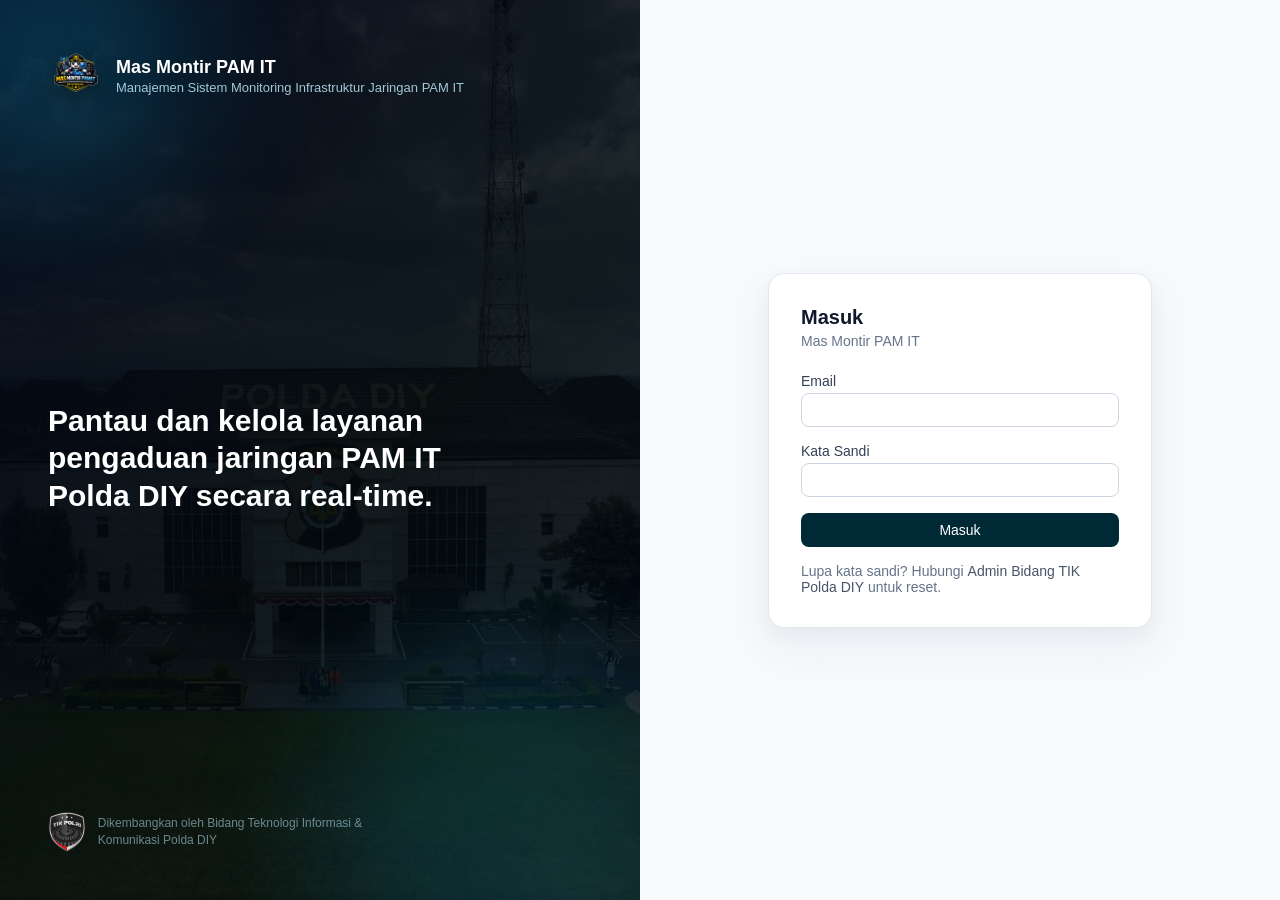
<file: index.html>
<!doctype html>
<html lang="id">
<head>
<meta charset="utf-8">
<meta http-equiv="refresh" content="0; url=login.html">
<title>Mas Montir PAM IT</title>
</head>
<body>
<p>Mengalihkan ke <a href="login.html">halaman login</a>…</p>
</body>
</html>
</file>
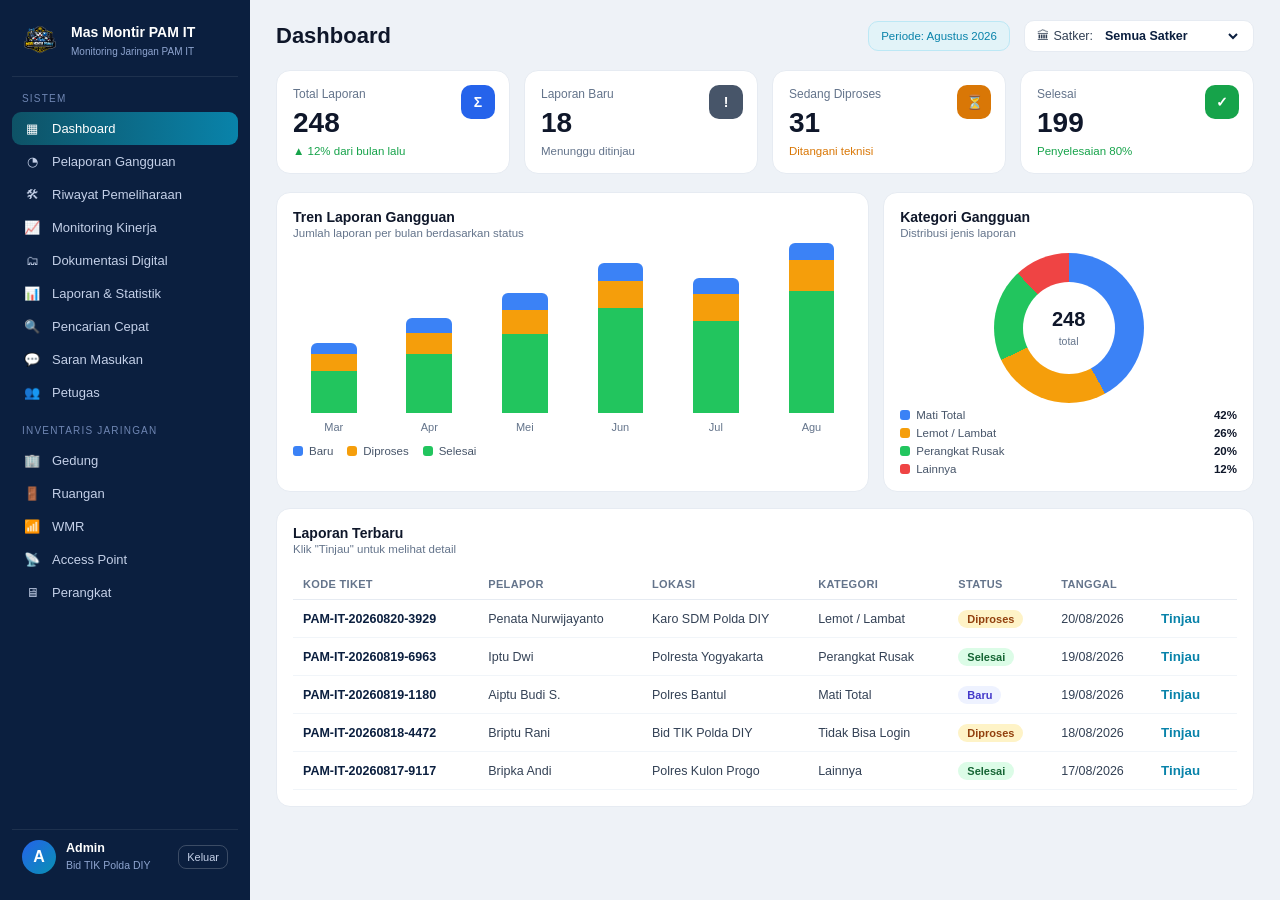
<file: dashboard.html>
<!doctype html>
<html lang="id">
<head>
<meta charset="utf-8">
<meta name="viewport" content="width=device-width, initial-scale=1">
<title>Dashboard - Mas Montir PAM IT</title>
<link rel="stylesheet" href="styles.css">
</head>
<body>

<!-- ================= APP ================= -->
<div id="app">
  <!-- SIDEBAR -->
  <aside class="side">
    <div class="top">
      <img src="assets/logo-masmontir.webp" alt="Mas Montir PAM IT" style="height:40px;width:auto;flex:0 0 auto">
      <div><b>Mas Montir PAM IT</b><small>Monitoring Jaringan PAM IT</small></div>
    </div>
    <div class="grp">Sistem</div>
    <nav class="nav" id="nav">
      <a data-view="dashboard" class="active"><span class="ic">▦</span> Dashboard</a>
      <a data-view="gangguan"><span class="ic">◔</span> Pelaporan Gangguan</a>
      <a data-view="pemeliharaan"><span class="ic">🛠</span> Riwayat Pemeliharaan</a>
      <a data-view="kinerja"><span class="ic">📈</span> Monitoring Kinerja</a>
      <a data-view="dokumen"><span class="ic">🗂</span> Dokumentasi Digital</a>
      <a data-view="laporan"><span class="ic">📊</span> Laporan &amp; Statistik</a>
      <a data-view="pencarian"><span class="ic">🔍</span> Pencarian Cepat</a>
      <a data-view="saran"><span class="ic">💬</span> Saran Masukan</a>
      <a data-view="petugas"><span class="ic">👥</span> Petugas</a>
      <div class="grp">Inventaris Jaringan</div>
      <a data-view="gedung"><span class="ic">🏢</span> Gedung</a>
      <a data-view="ruangan"><span class="ic">🚪</span> Ruangan</a>
      <a data-view="wmr"><span class="ic">📶</span> WMR</a>
      <a data-view="ap"><span class="ic">📡</span> Access Point</a>
      <a data-view="perangkat"><span class="ic">🖥</span> Perangkat</a>
    </nav>
    <div class="me"><div class="av">A</div><div><b>Admin</b><small>Bid TIK Polda DIY</small></div>
      <button class="logout" onclick="doLogout()">Keluar</button></div>
  </aside>

  <!-- MAIN -->
  <main class="main">
    <div class="topbar">
      <h1 id="pageTitle">Dashboard</h1>
      <div class="spacer"></div>
      <div class="chip" id="periodChip">Periode: Agustus 2026</div>
      <div class="sat">🏛 Satker:
        <select class="mini"><option>Semua Satker</option><option>Mapolda DIY</option><option>Polresta Yogyakarta</option><option>Polres Bantul</option><option>Polres Kulon Progo</option><option>Polres Gunungkidul</option></select>
      </div>
    </div>

    <!-- ===== DASHBOARD ===== -->
    <section data-view="dashboard">
      <div class="cards">
        <div class="stat"><i class="i-blue">Σ</i><div class="lab">Total Laporan</div><div class="val">248</div><div class="tr" style="color:#16a34a">▲ 12% dari bulan lalu</div></div>
        <div class="stat"><i class="i-slate">!</i><div class="lab">Laporan Baru</div><div class="val">18</div><div class="tr" style="color:#64748b">Menunggu ditinjau</div></div>
        <div class="stat"><i class="i-amber">⏳</i><div class="lab">Sedang Diproses</div><div class="val">31</div><div class="tr" style="color:#d97706">Ditangani teknisi</div></div>
        <div class="stat"><i class="i-green">✓</i><div class="lab">Selesai</div><div class="val">199</div><div class="tr" style="color:#16a34a">Penyelesaian 80%</div></div>
      </div>
      <div class="row2">
        <div class="panel">
          <h3>Tren Laporan Gangguan</h3><div class="cap">Jumlah laporan per bulan berdasarkan status</div>
          <div class="chart">
            <div class="col"><div class="stack" style="height:70px"><div class="s-green" style="height:60%"></div><div class="s-amber" style="height:25%"></div><div class="s-blue" style="height:15%"></div></div><small>Mar</small></div>
            <div class="col"><div class="stack" style="height:95px"><div class="s-green" style="height:62%"></div><div class="s-amber" style="height:22%"></div><div class="s-blue" style="height:16%"></div></div><small>Apr</small></div>
            <div class="col"><div class="stack" style="height:120px"><div class="s-green" style="height:66%"></div><div class="s-amber" style="height:20%"></div><div class="s-blue" style="height:14%"></div></div><small>Mei</small></div>
            <div class="col"><div class="stack" style="height:150px"><div class="s-green" style="height:70%"></div><div class="s-amber" style="height:18%"></div><div class="s-blue" style="height:12%"></div></div><small>Jun</small></div>
            <div class="col"><div class="stack" style="height:135px"><div class="s-green" style="height:68%"></div><div class="s-amber" style="height:20%"></div><div class="s-blue" style="height:12%"></div></div><small>Jul</small></div>
            <div class="col"><div class="stack" style="height:170px"><div class="s-green" style="height:72%"></div><div class="s-amber" style="height:18%"></div><div class="s-blue" style="height:10%"></div></div><small>Agu</small></div>
          </div>
          <div class="legend"><span><i class="sw" style="background:#3b82f6"></i>Baru</span><span><i class="sw" style="background:#f59e0b"></i>Diproses</span><span><i class="sw" style="background:#22c55e"></i>Selesai</span></div>
        </div>
        <div class="panel">
          <h3>Kategori Gangguan</h3><div class="cap">Distribusi jenis laporan</div>
          <div class="donut"><div class="hole"><div><b>248</b><br><small>total</small></div></div></div>
          <div class="dl">
            <span><i class="sw" style="background:#3b82f6"></i>Mati Total <b>42%</b></span>
            <span><i class="sw" style="background:#f59e0b"></i>Lemot / Lambat <b>26%</b></span>
            <span><i class="sw" style="background:#22c55e"></i>Perangkat Rusak <b>20%</b></span>
            <span><i class="sw" style="background:#ef4444"></i>Lainnya <b>12%</b></span>
          </div>
        </div>
      </div>
      <div class="panel">
        <h3>Laporan Terbaru</h3><div class="cap">Klik "Tinjau" untuk melihat detail</div>
        <table>
          <thead><tr><th>Kode Tiket</th><th>Pelapor</th><th>Lokasi</th><th>Kategori</th><th>Status</th><th>Tanggal</th><th></th></tr></thead>
          <tbody id="recentBody"></tbody>
        </table>
      </div>
    </section>

    <!-- ===== PELAPORAN GANGGUAN ===== -->
    <section data-view="gangguan" class="hidden">
      <div class="toolbar">
        <input placeholder="Cari kode tiket / no HP...">
        <select><option>Semua Status</option><option>Baru</option><option>Diproses</option><option>Selesai</option><option>Eskalasi</option></select>
        <select><option>Semua Kategori</option><option>Mati Total</option><option>Lemot / Lambat</option><option>Perangkat Rusak</option></select>
        <input type="date">
      </div>
      <div class="panel">
        <table>
          <thead><tr><th>Kode Tiket</th><th>Pelapor</th><th>No HP</th><th>Lokasi</th><th>Kategori</th><th>Status</th><th>Tanggal</th><th style="text-align:right">Aksi</th></tr></thead>
          <tbody id="gangguanBody"></tbody>
        </table>
      </div>
    </section>

    <!-- ===== GANGGUAN DETAIL ===== -->
    <section data-view="gangguan-detail" class="hidden">
      <button class="back" onclick="showView('gangguan')">← Kembali ke Pelaporan Gangguan</button>
      <div class="panel" style="margin-bottom:14px">
        <h3 id="dtKode">PAM-IT-20260820-3929</h3><div class="cap">Detail laporan gangguan</div>
        <dl class="kv">
          <dt>Pelapor</dt><dd id="dtPelapor">Penata Nurwijayanto</dd>
          <dt>No. WhatsApp</dt><dd>0815-7973-052</dd>
          <dt>Lokasi / Satker</dt><dd id="dtLokasi">Karo SDM Polda DIY</dd>
          <dt>SSID</dt><dd>PAM_IT_POLDA_DI_YOGYAKARTA</dd>
          <dt>Kategori</dt><dd id="dtKategori">Lemot / Lambat</dd>
          <dt>Deskripsi</dt><dd>Koneksi internet sangat lambat sejak pagi di ruang kerja.</dd>
        </dl>
      </div>
      <div class="panel">
        <h3>Tindak Lanjut</h3><div class="cap">Perbarui status &amp; catatan penanganan</div>
        <div class="form-grid">
          <div><label>Status</label><select><option>Baru</option><option selected>Diproses</option><option>Selesai</option><option>Eskalasi</option></select></div>
          <div><label>Petugas Penangan</label><input value="Teknisi Andi"></div>
          <div class="full"><label>Diagnosa</label><textarea rows="2">Access point overload, perlu restart &amp; penataan kanal.</textarea></div>
          <div class="full"><label>Tindakan</label><textarea rows="2">Restart AP dan konfigurasi ulang kanal WiFi.</textarea></div>
          <div><label>Tautkan ke Aset (opsional)</label><select><option>Tidak ditautkan</option><option>Access Point</option><option>Perangkat</option></select></div>
          <div><label>Pilih aset</label><select><option>Pilih aset...</option><option>AP-Lantai2-Karo SDM</option></select></div>
        </div>
        <div style="margin-top:16px"><button class="btn-add" onclick="saveTindak()">Simpan</button></div>
      </div>
    </section>

    <!-- ===== RIWAYAT PEMELIHARAAN ===== -->
    <section data-view="pemeliharaan" class="hidden">
      <div class="toolbar"><input placeholder="Cari aset..."><select><option>Semua Jenis</option><option>Preventif</option><option>Korektif</option></select><div class="spacer" style="flex:1"></div><button class="btn-add" onclick="openModal('Tambah Riwayat Pemeliharaan')">+ Tambah</button></div>
      <div class="panel">
        <table>
          <thead><tr><th>Tanggal</th><th>Aset</th><th>Jenis</th><th>Uraian</th><th>Petugas</th><th style="text-align:right">Aksi</th></tr></thead>
          <tbody>
            <tr><td>18/08/2026</td><td>AP-Lantai2-SPKT</td><td>Preventif</td><td>Pembersihan &amp; cek sinyal</td><td>Teknisi Budi</td><td style="text-align:right"><button class="link">Edit</button><button class="link red">Hapus</button></td></tr>
            <tr><td>12/08/2026</td><td>Switch-Core-Mapolda</td><td>Korektif</td><td>Ganti port bermasalah</td><td>Teknisi Andi</td><td style="text-align:right"><button class="link">Edit</button><button class="link red">Hapus</button></td></tr>
            <tr><td>05/08/2026</td><td>Router-Polres Bantul</td><td>Preventif</td><td>Update firmware</td><td>Teknisi Rani</td><td style="text-align:right"><button class="link">Edit</button><button class="link red">Hapus</button></td></tr>
          </tbody>
        </table>
      </div>
    </section>

    <!-- ===== MONITORING KINERJA ===== -->
    <section data-view="kinerja" class="hidden">
      <div class="toolbar"><input placeholder="Cari aset..."><div class="spacer" style="flex:1"></div><button class="btn-add" onclick="openModal('Tambah Data Kinerja')">+ Tambah</button></div>
      <div class="panel">
        <table>
          <thead><tr><th>Tanggal</th><th>Aset</th><th>Uptime</th><th>Latensi</th><th>Status</th><th style="text-align:right">Aksi</th></tr></thead>
          <tbody>
            <tr><td>20/08/2026</td><td>AP-Gedung Utama</td><td>99.8%</td><td>12 ms</td><td><span class="tag t-selesai">Baik</span></td><td style="text-align:right"><button class="link">Edit</button><button class="link red">Hapus</button></td></tr>
            <tr><td>19/08/2026</td><td>Router-Polresta Yogya</td><td>97.2%</td><td>34 ms</td><td><span class="tag t-proses">Sedang</span></td><td style="text-align:right"><button class="link">Edit</button><button class="link red">Hapus</button></td></tr>
          </tbody>
        </table>
      </div>
    </section>

    <!-- ===== DOKUMENTASI DIGITAL ===== -->
    <section data-view="dokumen" class="hidden">
      <div class="toolbar"><input placeholder="Cari dokumen..."><div class="spacer" style="flex:1"></div><button class="btn-add" onclick="openModal('Unggah Dokumen')">+ Unggah</button></div>
      <div class="panel">
        <table>
          <thead><tr><th>Nama Dokumen</th><th>Aset</th><th>Tipe</th><th>Ukuran</th><th>Tanggal</th><th style="text-align:right">Aksi</th></tr></thead>
          <tbody>
            <tr><td><button class="link">Topologi_Jaringan_Mapolda.pdf</button></td><td>Mapolda DIY</td><td>PDF</td><td>2.4 MB</td><td>14/08/2026</td><td style="text-align:right"><button class="link">Edit</button><button class="link red">Hapus</button></td></tr>
            <tr><td><button class="link">Manual_AP_Cisco.docx</button></td><td>AP-Gedung Utama</td><td>DOCX</td><td>780 KB</td><td>10/08/2026</td><td style="text-align:right"><button class="link">Edit</button><button class="link red">Hapus</button></td></tr>
          </tbody>
        </table>
      </div>
    </section>

    <!-- ===== LAPORAN & STATISTIK ===== -->
    <section data-view="laporan" class="hidden">
      <div class="tabs" id="lapTabs">
        <button class="active">Gangguan Jaringan</button><button>Riwayat Pemeliharaan</button><button>Monitoring Kinerja</button><button>Dokumentasi Digital</button>
      </div>
      <div class="toolbar">
        <input type="date"><input type="date"><select><option>Semua Bulan</option><option>Agustus 2026</option></select>
        <button class="btn-ghost">Tampilkan</button>
        <div class="spacer" style="flex:1"></div>
        <button class="btn-ghost" onclick="toast('Mengekspor PDF...')">Export PDF</button>
        <button class="btn-ghost" onclick="toast('Mengekspor Word...')">Export Word</button>
        <button class="btn-ghost" onclick="toast('Mengekspor Excel...')">Export Excel</button>
      </div>
      <div class="panel">
        <h3>Rekap Laporan Gangguan Jaringan</h3><div class="cap">Periode: 1–31 Agustus 2026</div>
        <table>
          <thead><tr><th>No</th><th>Kode Tiket</th><th>Lokasi</th><th>Kategori</th><th>Status</th><th>Tanggal</th></tr></thead>
          <tbody>
            <tr><td>1</td><td class="kode">PAM-IT-20260820-3929</td><td>Karo SDM Polda DIY</td><td>Lemot / Lambat</td><td>Diproses</td><td>20/08/2026</td></tr>
            <tr><td>2</td><td class="kode">PAM-IT-20260819-6963</td><td>Polresta Yogyakarta</td><td>Perangkat Rusak</td><td>Selesai</td><td>19/08/2026</td></tr>
            <tr><td>3</td><td class="kode">PAM-IT-20260817-9117</td><td>Polres Kulon Progo</td><td>Lainnya</td><td>Selesai</td><td>17/08/2026</td></tr>
          </tbody>
        </table>
      </div>
    </section>

    <!-- ===== PENCARIAN CEPAT ===== -->
    <section data-view="pencarian" class="hidden">
      <div class="panel">
        <h3>Pencarian Cepat</h3><div class="cap">Cari laporan, aset, atau petugas</div>
        <input style="max-width:420px;border:1px solid var(--line);border-radius:10px;padding:11px 12px;font-size:14px;font-family:inherit" placeholder="Ketik kata kunci...">
        <p style="color:#94a3b8;font-size:13px;margin-top:16px">Ketik untuk mulai mencari. (Prototype tampilan)</p>
      </div>
    </section>

    <!-- ===== SARAN MASUKAN ===== -->
    <section data-view="saran" class="hidden">
      <div class="panel">
        <h3>Saran &amp; Masukan</h3><div class="cap">Masukan dari masyarakat/personel</div>
        <table>
          <thead><tr><th>Nama</th><th>No HP</th><th>Isi Masukan</th><th>Tanggal</th></tr></thead>
          <tbody>
            <tr><td>Anonim</td><td>0812-xxxx</td><td>Tolong tambah access point di lobby.</td><td>18/08/2026</td></tr>
            <tr><td>Briptu Sari</td><td>0813-xxxx</td><td>WiFi ruang rapat sering putus.</td><td>15/08/2026</td></tr>
          </tbody>
        </table>
      </div>
    </section>

    <!-- ===== PETUGAS ===== -->
    <section data-view="petugas" class="hidden">
      <div class="toolbar"><input placeholder="Cari petugas..."><div class="spacer" style="flex:1"></div><button class="btn-add" onclick="openModal('Tambah Petugas')">+ Tambah Petugas</button></div>
      <div class="panel">
        <table>
          <thead><tr><th>Nama</th><th>Email</th><th>Role</th><th>Satker</th><th style="text-align:right">Aksi</th></tr></thead>
          <tbody>
            <tr><td>Admin</td><td>admin@bidtik.polri.go.id</td><td><span class="pill-role">ADMIN</span></td><td>Bid TIK</td><td style="text-align:right"><button class="link">Edit</button></td></tr>
            <tr><td>Teknisi Andi</td><td>andi@bidtik.polri.go.id</td><td><span class="pill-role">TEKNISI</span></td><td>Bid TIK</td><td style="text-align:right"><button class="link">Edit</button><button class="link red">Hapus</button></td></tr>
            <tr><td>Operator Rani</td><td>rani@bidtik.polri.go.id</td><td><span class="pill-role">OPERATOR</span></td><td>Polres Bantul</td><td style="text-align:right"><button class="link">Edit</button><button class="link red">Hapus</button></td></tr>
            <tr><td>Kabid TIK</td><td>kabid@bidtik.polri.go.id</td><td><span class="pill-role">PIMPINAN</span></td><td>Bid TIK</td><td style="text-align:right"><button class="link">Edit</button></td></tr>
          </tbody>
        </table>
      </div>
    </section>

    <!-- ===== INVENTARIS: GEDUNG ===== -->
    <section data-view="gedung" class="hidden">
      <div class="toolbar"><input placeholder="Cari gedung..."><div class="spacer" style="flex:1"></div><button class="btn-add" onclick="openModal('Tambah Gedung')">+ Tambah</button></div>
      <div class="panel"><table>
        <thead><tr><th>Nama Gedung</th><th>Satker</th><th>Jumlah Ruangan</th><th style="text-align:right">Aksi</th></tr></thead>
        <tbody>
          <tr><td>Gedung Utama Mapolda</td><td>Mapolda DIY</td><td>24</td><td style="text-align:right"><button class="link">Detail</button><button class="link red">Hapus</button></td></tr>
          <tr><td>Gedung SPN</td><td>Mapolda DIY</td><td>8</td><td style="text-align:right"><button class="link">Detail</button><button class="link red">Hapus</button></td></tr>
          <tr><td>Mapolres Bantul</td><td>Polres Bantul</td><td>12</td><td style="text-align:right"><button class="link">Detail</button><button class="link red">Hapus</button></td></tr>
        </tbody></table></div>
    </section>
    <!-- ===== INVENTARIS: RUANGAN ===== -->
    <section data-view="ruangan" class="hidden">
      <div class="toolbar"><input placeholder="Cari ruangan..."><div class="spacer" style="flex:1"></div><button class="btn-add" onclick="openModal('Tambah Ruangan')">+ Tambah</button></div>
      <div class="panel"><table>
        <thead><tr><th>Nama Ruangan</th><th>Gedung</th><th>Jumlah Perangkat</th><th style="text-align:right">Aksi</th></tr></thead>
        <tbody>
          <tr><td>Ruang SPKT</td><td>Gedung Utama Mapolda</td><td>6</td><td style="text-align:right"><button class="link">Detail</button><button class="link red">Hapus</button></td></tr>
          <tr><td>Ruang Karo SDM</td><td>Gedung Utama Mapolda</td><td>4</td><td style="text-align:right"><button class="link">Detail</button><button class="link red">Hapus</button></td></tr>
        </tbody></table></div>
    </section>
    <!-- ===== INVENTARIS: WMR ===== -->
    <section data-view="wmr" class="hidden">
      <div class="toolbar"><input placeholder="Cari WMR..."><div class="spacer" style="flex:1"></div><button class="btn-add" onclick="openModal('Tambah WMR')">+ Tambah</button></div>
      <div class="panel"><table>
        <thead><tr><th>Nama WMR</th><th>Ruangan</th><th>Jumlah AP</th><th style="text-align:right">Aksi</th></tr></thead>
        <tbody>
          <tr><td>WMR-Lantai 2</td><td>Ruang SPKT</td><td>3</td><td style="text-align:right"><button class="link">Detail</button><button class="link red">Hapus</button></td></tr>
        </tbody></table></div>
    </section>
    <!-- ===== INVENTARIS: ACCESS POINT ===== -->
    <section data-view="ap" class="hidden">
      <div class="toolbar"><input placeholder="Cari access point..."><div class="spacer" style="flex:1"></div><button class="btn-add" onclick="openModal('Tambah Access Point')">+ Tambah</button></div>
      <div class="panel"><table>
        <thead><tr><th>SSID</th><th>WMR</th><th>Status</th><th style="text-align:right">Aksi</th></tr></thead>
        <tbody>
          <tr><td>PAM_IT_POLDA_DI_YOGYAKARTA</td><td>WMR-Lantai 2</td><td><span class="tag t-selesai">Online</span></td><td style="text-align:right"><button class="link">Detail</button><button class="link red">Hapus</button></td></tr>
          <tr><td>PAM_IT_Guest</td><td>WMR-Lantai 2</td><td><span class="tag t-selesai">Online</span></td><td style="text-align:right"><button class="link">Detail</button><button class="link red">Hapus</button></td></tr>
        </tbody></table></div>
    </section>
    <!-- ===== INVENTARIS: PERANGKAT ===== -->
    <section data-view="perangkat" class="hidden">
      <div class="toolbar"><input placeholder="Cari perangkat..."><div class="spacer" style="flex:1"></div><button class="btn-add" onclick="openModal('Tambah Perangkat')">+ Tambah</button></div>
      <div class="panel"><table>
        <thead><tr><th>Nama</th><th>Jenis</th><th>Ruangan</th><th style="text-align:right">Aksi</th></tr></thead>
        <tbody>
          <tr><td>Switch-Core-01</td><td>Switch</td><td>Ruang Server</td><td style="text-align:right"><button class="link">Detail</button><button class="link red">Hapus</button></td></tr>
          <tr><td>Router-Mikrotik-01</td><td>Router</td><td>Ruang Server</td><td style="text-align:right"><button class="link">Detail</button><button class="link red">Hapus</button></td></tr>
        </tbody></table></div>
    </section>
  </main>
</div>

<!-- MODAL (generic) -->
<div id="modal" class="modal hidden">
  <div class="box">
    <h3 id="modalTitle">Tambah Data</h3>
    <div class="form-grid">
      <div class="full"><label>Nama</label><input placeholder="Masukkan nama..."></div>
      <div><label>Kategori</label><select><option>Pilih...</option><option>Opsi A</option><option>Opsi B</option></select></div>
      <div><label>Satker</label><select><option>Mapolda DIY</option><option>Polres Bantul</option></select></div>
      <div class="full"><label>Keterangan</label><textarea rows="2" placeholder="Opsional..."></textarea></div>
    </div>
    <div class="actions"><button class="btn-ghost" onclick="closeModal()">Batal</button><button class="btn-add" onclick="closeModal();toast('Data berhasil disimpan (prototype)')">Simpan</button></div>
  </div>
</div>

<!-- TOAST -->
<div id="toast" style="position:fixed;bottom:24px;left:50%;transform:translateX(-50%);background:#002936;color:#fff;padding:11px 20px;border-radius:10px;font-size:13px;opacity:0;transition:.25s;pointer-events:none;z-index:60"></div>

<script>
  // ---- dummy data ----
  const laporan = [
    ['PAM-IT-20260820-3929','Penata Nurwijayanto','08157973052','Karo SDM Polda DIY','Lemot / Lambat','proses','Diproses','20/08/2026'],
    ['PAM-IT-20260819-6963','Iptu Dwi','08164264312','Polresta Yogyakarta','Perangkat Rusak','selesai','Selesai','19/08/2026'],
    ['PAM-IT-20260819-1180','Aiptu Budi S.','08123456789','Polres Bantul','Mati Total','baru','Baru','19/08/2026'],
    ['PAM-IT-20260818-4472','Briptu Rani','08221800474','Bid TIK Polda DIY','Tidak Bisa Login','proses','Diproses','18/08/2026'],
    ['PAM-IT-20260817-9117','Bripka Andi','08232931968','Polres Kulon Progo','Lainnya','selesai','Selesai','17/08/2026'],
  ];
  const tag = s => `<span class="tag t-${s}">${ {baru:'Baru',proses:'Diproses',selesai:'Selesai',eskalasi:'Eskalasi'}[s] }</span>`;

  function renderTables(){
    document.getElementById('recentBody').innerHTML = laporan.map((r,i)=>`
      <tr><td class="kode">${r[0]}</td><td>${r[1]}</td><td>${r[3]}</td><td>${r[4]}</td><td>${tag(r[5])}</td><td>${r[7]}</td>
      <td><button class="link" onclick="openDetail(${i})">Tinjau</button></td></tr>`).join('');
    document.getElementById('gangguanBody').innerHTML = laporan.map((r,i)=>`
      <tr><td class="kode">${r[0]}</td><td>${r[1]}</td><td>${r[2]}</td><td>${r[3]}</td><td>${r[4]}</td><td>${tag(r[5])}</td><td>${r[7]}</td>
      <td style="text-align:right"><button class="link" onclick="openDetail(${i})">Tinjau</button><button class="link red" onclick="confirmDelete()">Hapus</button></td></tr>`).join('');
  }

  const titles = {dashboard:'Dashboard',gangguan:'Pelaporan Gangguan','gangguan-detail':'Detail Laporan',pemeliharaan:'Riwayat Pemeliharaan',kinerja:'Monitoring Kinerja',dokumen:'Dokumentasi Digital',laporan:'Laporan & Statistik',pencarian:'Pencarian Cepat',saran:'Saran Masukan',petugas:'Petugas',gedung:'Gedung',ruangan:'Ruangan',wmr:'WMR',ap:'Access Point',perangkat:'Perangkat'};

  function showView(v){
    document.querySelectorAll('.main section').forEach(s=>s.classList.toggle('hidden', s.dataset.view!==v));
    document.getElementById('pageTitle').textContent = titles[v] || 'Dashboard';
    document.querySelectorAll('#nav a').forEach(a=>a.classList.toggle('active', a.dataset.view===v || (v==='gangguan-detail'&&a.dataset.view==='gangguan')));
    document.querySelector('.main').scrollTop=0; window.scrollTo(0,0);
  }
  document.getElementById('nav').addEventListener('click',e=>{
    const a=e.target.closest('a[data-view]'); if(a) showView(a.dataset.view);
  });

  function openDetail(i){
    const r=laporan[i];
    document.getElementById('dtKode').textContent=r[0];
    document.getElementById('dtPelapor').textContent=r[1];
    document.getElementById('dtLokasi').textContent=r[3];
    document.getElementById('dtKategori').textContent=r[4];
    showView('gangguan-detail');
  }
  function saveTindak(){ toast('Tindak lanjut tersimpan. Notifikasi WhatsApp dikirim ke pelapor.'); showView('gangguan'); }
  function confirmDelete(){ if(confirm('Hapus laporan ini secara permanen? (prototype)')) toast('Laporan dihapus (prototype)'); }

  // tabs laporan
  document.getElementById('lapTabs').addEventListener('click',e=>{
    if(e.target.tagName==='BUTTON'){ document.querySelectorAll('#lapTabs button').forEach(b=>b.classList.remove('active')); e.target.classList.add('active'); }
  });

  // logout -> kembali ke login.html
  function doLogout(){ window.location.href = 'login.html'; }

  // modal + toast
  function openModal(t){ document.getElementById('modalTitle').textContent=t; document.getElementById('modal').classList.remove('hidden'); }
  function closeModal(){ document.getElementById('modal').classList.add('hidden'); }
  let toTimer; function toast(msg){ const t=document.getElementById('toast'); t.textContent=msg; t.style.opacity=1; clearTimeout(toTimer); toTimer=setTimeout(()=>t.style.opacity=0,2200); }

  renderTables();
</script>
</body>
</html>
</file>
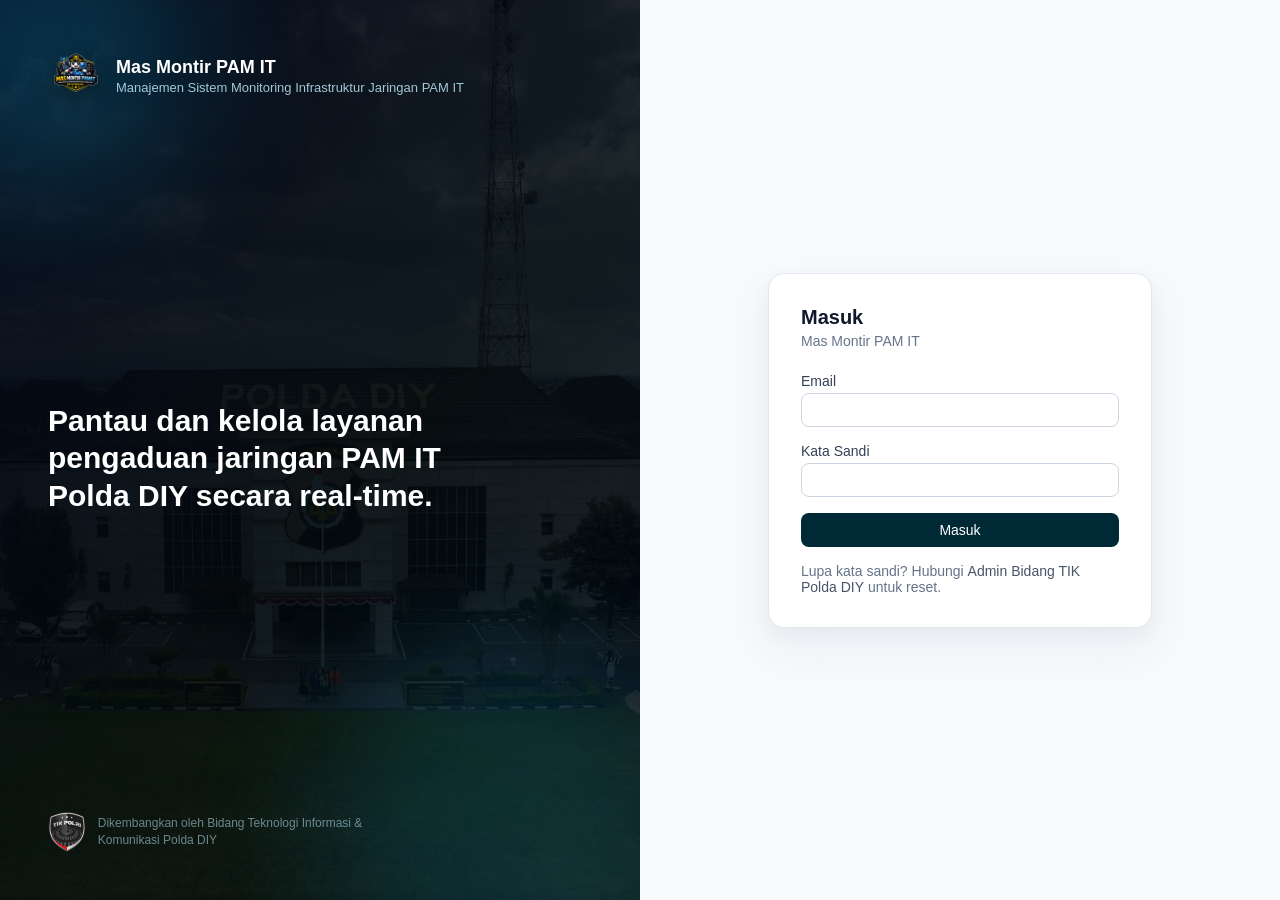
<file: login.html>
<!doctype html>
<html lang="id">
<head>
<meta charset="utf-8">
<meta name="viewport" content="width=device-width, initial-scale=1">
<title>Masuk - Mas Montir PAM IT</title>
<link rel="stylesheet" href="styles.css">
</head>
<body>

<!-- ================= LOGIN ================= -->
<div id="login">
  <div class="hero">
    <img class="bg" src="assets/polda-hq.webp" alt="Mapolda DIY">
    <div class="ov"></div><div class="glow1"></div><div class="glow2"></div>
    <div class="in">
      <div class="brandrow">
        <img class="logo" src="assets/logo-masmontir.webp" alt="Mas Montir PAM IT">
        <div><b>Mas Montir PAM IT</b><span>Manajemen Sistem Monitoring Infrastruktur Jaringan PAM IT</span></div>
      </div>
      <h2>Pantau dan kelola layanan pengaduan jaringan PAM IT Polda DIY secara real-time.</h2>
      <div class="foot">
        <img src="assets/bid-tik.webp" alt="TIK Polri">
        <p>Dikembangkan oleh Bidang Teknologi Informasi &amp; Komunikasi Polda DIY</p>
      </div>
    </div>
  </div>
  <div class="loginpanel">
    <div class="card">
      <div class="mob"><img src="assets/logo-masmontir.webp" style="height:40px;width:auto"><b style="color:#0f172a">Mas Montir PAM IT</b></div>
      <h1>Masuk</h1>
      <div class="sub">Mas Montir PAM IT</div>
      <form class="loginform" onsubmit="return doLogin(event)">
        <label><span class="lbl">Email</span><input id="email" type="email"></label>
        <label><span class="lbl">Kata Sandi</span><input id="pass" type="password"></label>
        <button class="btn" type="submit">Masuk</button>
        <div class="forgot">Lupa kata sandi? Hubungi <b>Admin Bidang TIK Polda DIY</b> untuk reset.</div>
      </form>
    </div>
  </div>
</div>

<script>
  // Prototype tampilan: klik Masuk langsung ke dashboard (tanpa validasi/backend)
  function doLogin(e){ if(e) e.preventDefault(); window.location.href = 'dashboard.html'; return false; }
</script>
</body>
</html>
</file>
<file: styles.css>
:root{
  --navy:#0b1f3f; --navy2:#123a7a; --gold:#f4b41a; --ink:#0f172a; --muted:#64748b;
  --line:#e6ebf2; --bg:#eef2f7; --card:#fff; --brand:#0983aa; --primary:#002936;
  --green:#16a34a; --amber:#d97706; --red:#dc2626;
}
*{box-sizing:border-box}
html,body{margin:0;height:100%;font-family:"Segoe UI",Roboto,Helvetica,Arial,sans-serif;background:var(--bg);color:var(--ink)}
button{font-family:inherit;cursor:pointer}
.hidden{display:none!important}
a{text-decoration:none}

/* ============ LOGIN (persis AuthLayout aplikasi) ============ */
#login{display:flex;min-height:100vh;background:#020617}
.hero{position:relative;width:50%;overflow:hidden}
.hero .bg{position:absolute;inset:0;width:100%;height:100%;object-fit:cover}
.hero .ov{position:absolute;inset:0;background:linear-gradient(135deg,rgba(2,6,23,.95),rgba(1,9,12,.8) 55%,rgba(2,6,23,.6))}
.hero .glow1{position:absolute;left:-96px;top:-96px;width:288px;height:288px;border-radius:50%;background:rgba(9,131,170,.30);filter:blur(64px)}
.hero .glow2{position:absolute;right:-64px;bottom:-128px;width:384px;height:384px;border-radius:50%;background:rgba(9,131,170,.20);filter:blur(64px)}
.hero .in{position:relative;height:100%;display:flex;flex-direction:column;justify-content:space-between;padding:48px;box-sizing:border-box}
.brandrow{display:flex;gap:12px;align-items:center}
.brandrow img.logo{height:56px;width:auto;filter:drop-shadow(0 6px 12px rgba(0,0,0,.45))}
.brandrow b{font-size:18px;color:#fff;display:block;font-weight:600}
.brandrow span{font-size:13px;color:rgba(188,232,245,.85)}
.hero h2{font-size:30px;line-height:1.25;max-width:28rem;margin:0;color:#fff;font-weight:600}
.hero .foot{display:flex;gap:12px;align-items:center;opacity:.9}
.hero .foot img{height:40px;width:auto}
.hero .foot p{margin:0;font-size:12px;color:rgba(188,232,245,.6);max-width:20rem;line-height:1.4}
.loginpanel{width:50%;display:flex;align-items:center;justify-content:center;background:#f8fafc;padding:24px}
.card{width:100%;max-width:24rem;background:#fff;border-radius:16px;padding:32px;box-shadow:0 20px 45px rgba(226,232,240,.6),0 8px 18px rgba(15,23,42,.06);border:1px solid #e2e8f0}
.card .mob{display:none}
.card h1{margin:0;font-size:20px;font-weight:600;color:#0f172a}
.card .sub{color:#64748b;font-size:14px;margin-top:4px}
label{display:block;font-size:12.5px;font-weight:600;color:#334155}
.loginform{margin-top:24px;display:flex;flex-direction:column;gap:16px}
.loginform label{margin:0}
.loginform .lbl{display:block;font-size:14px;font-weight:500;color:#334155;margin-bottom:4px}
.loginform input{width:100%;border:1px solid #cbd5e1;border-radius:8px;padding:8px 12px;font-size:14px;outline:none;transition:.15s;color:#0f172a}
.loginform input:focus{border-color:#25c2f4;box-shadow:0 0 0 3px #bce8f5}
.btn{width:100%;background:#002936;color:#fff;border:none;border-radius:8px;padding:9px 16px;font-size:14px;font-weight:500;transition:.15s;text-align:center;display:block}
.btn:hover{background:#022029}
.forgot{font-size:14px;color:#64748b}
.forgot b{color:#475569;font-weight:500}

/* ============ APP SHELL ============ */
#app{display:grid;grid-template-columns:250px 1fr;min-height:100vh}
.side{background:var(--navy);color:#c4d0e8;display:flex;flex-direction:column;padding:16px 12px;position:sticky;top:0;height:100vh;overflow:auto}
.side .top{display:flex;gap:11px;align-items:center;padding:6px 8px 14px;border-bottom:1px solid rgba(255,255,255,.08)}
.side .top .mark{width:40px;height:40px;font-size:14px}
.side .top b{color:#fff;font-size:14px;line-height:1.1;display:block}
.side .top small{color:#8ea4cf;font-size:10px}
.grp{font-size:10px;letter-spacing:.12em;color:#6f86b3;margin:16px 10px 8px;text-transform:uppercase}
.nav a{display:flex;align-items:center;gap:11px;padding:9px 11px;border-radius:9px;color:#c4d0e8;text-decoration:none;font-size:13px;user-select:none;cursor:pointer}
.nav a .ic{width:18px;text-align:center}
.nav a:hover{background:rgba(255,255,255,.06)}
.nav a.active{background:linear-gradient(90deg,#0e5266,#0983aa);color:#fff}
.side .me{margin-top:auto;display:flex;gap:10px;align-items:center;padding:10px;border-top:1px solid rgba(255,255,255,.08)}
.av{width:34px;height:34px;border-radius:50%;background:linear-gradient(135deg,#2563eb,#0891b2);display:grid;place-items:center;color:#fff;font-weight:700}
.me b{color:#fff;font-size:12.5px;display:block}.me small{color:#8ea4cf;font-size:10.5px}
.logout{margin-left:auto;background:transparent;border:1px solid rgba(255,255,255,.2);color:#c4d0e8;border-radius:8px;padding:5px 8px;font-size:11px}

.main{padding:20px 26px 40px;overflow:auto}
.topbar{display:flex;align-items:center;gap:14px;margin-bottom:18px}
.topbar h1{font-size:22px;margin:0}
.spacer{flex:1}
.chip{background:#e2f3f8;color:#0983aa;border:1px solid #bce8f5;font-size:11.5px;padding:8px 12px;border-radius:10px}
.sat{display:flex;align-items:center;gap:8px;font-size:12.5px;color:#334155;background:#fff;border:1px solid var(--line);padding:7px 12px;border-radius:10px}
select.mini{border:none;background:transparent;font-weight:700;color:#0b1f3f;font-family:inherit;font-size:12.5px;outline:none}

/* stat cards */
.cards{display:grid;grid-template-columns:repeat(4,1fr);gap:14px;margin-bottom:18px}
.stat{background:#fff;border:1px solid var(--line);border-radius:14px;padding:16px;position:relative}
.stat .lab{font-size:12px;color:var(--muted)}
.stat .val{font-size:28px;font-weight:800;margin-top:6px}
.stat .tr{font-size:11.5px;margin-top:6px}
.stat i{position:absolute;right:14px;top:14px;width:34px;height:34px;border-radius:10px;display:grid;place-items:center;font-style:normal;font-weight:800;color:#fff;font-size:14px}
.i-blue{background:#2563eb}.i-slate{background:#475569}.i-amber{background:#d97706}.i-green{background:#16a34a}

.row2{display:grid;grid-template-columns:1.6fr 1fr;gap:14px;margin-bottom:16px}
.panel{background:#fff;border:1px solid var(--line);border-radius:14px;padding:16px}
.panel h3{margin:0 0 2px;font-size:14px}
.panel .cap{font-size:11.5px;color:var(--muted);margin-bottom:14px}

.chart{display:flex;align-items:flex-end;gap:14px;height:180px;padding-top:6px}
.col{flex:1;display:flex;flex-direction:column;align-items:center;gap:8px;justify-content:flex-end}
.stack{width:56%;border-radius:6px 6px 0 0;display:flex;flex-direction:column-reverse;overflow:hidden}
.s-green{background:#22c55e}.s-amber{background:#f59e0b}.s-blue{background:#3b82f6}
.col small{font-size:11px;color:#64748b}
.legend{display:flex;gap:14px;margin-top:12px;font-size:11.5px;color:#475569}
.sw{width:10px;height:10px;border-radius:3px;display:inline-block;margin-right:6px;vertical-align:-1px}

.donut{width:150px;height:150px;border-radius:50%;margin:6px auto 4px;
  background:conic-gradient(#3b82f6 0 42%,#f59e0b 42% 68%,#22c55e 68% 88%,#ef4444 88% 100%);display:grid;place-items:center}
.donut .hole{width:92px;height:92px;border-radius:50%;background:#fff;display:grid;place-items:center;text-align:center}
.donut .hole b{font-size:20px}.donut .hole small{font-size:10.5px;color:#64748b}
.dl{display:flex;flex-direction:column;gap:6px;font-size:11.5px;color:#475569;margin-top:6px}
.dl span{display:flex;align-items:center}.dl b{margin-left:auto;color:#0f172a}

/* tables */
.toolbar{display:flex;gap:10px;flex-wrap:wrap;margin-bottom:14px}
.toolbar input,.toolbar select{border:1px solid var(--line);border-radius:10px;padding:9px 11px;font-size:13px;background:#fff;font-family:inherit}
table{width:100%;border-collapse:collapse;font-size:12.5px}
th{text-align:left;color:#64748b;font-weight:600;font-size:11px;letter-spacing:.03em;padding:9px 10px;border-bottom:1px solid var(--line);text-transform:uppercase}
td{padding:11px 10px;border-bottom:1px solid #f1f5f9;color:#334155}
tr:hover td{background:#fafcff}
.tag{font-size:11px;font-weight:600;padding:3px 9px;border-radius:999px}
.t-baru{background:#eef2ff;color:#4338ca}.t-proses{background:#fef3c7;color:#92400e}
.t-selesai{background:#dcfce7;color:#166534}.t-eskalasi{background:#fee2e2;color:#991b1b}
.kode{font-weight:700;color:#0b1f3f}
.link{color:var(--brand);font-weight:600;background:none;border:none;padding:0;margin-right:12px;cursor:pointer}
.link.red{color:var(--red)}
.btn-add{background:var(--primary);color:#fff;border:none;border-radius:9px;padding:9px 16px;font-size:13px;font-weight:600}
.btn-add:hover{background:#022029}
.btn-ghost{background:#fff;color:var(--primary);border:1px solid var(--line);border-radius:9px;padding:9px 16px;font-size:13px;font-weight:600}
.tabs{display:flex;gap:6px;margin-bottom:16px;flex-wrap:wrap}
.tabs button{border:1px solid var(--line);background:#fff;color:#475569;border-radius:999px;padding:8px 16px;font-size:13px}
.tabs button.active{background:var(--primary);color:#fff;border-color:var(--primary)}
.pill-role{font-size:11px;font-weight:600;padding:2px 9px;border-radius:999px;background:#e0e7ff;color:#3730a3}

/* detail */
.back{background:none;border:none;color:var(--brand);font-size:13px;font-weight:600;margin-bottom:10px;cursor:pointer}
.kv{display:grid;grid-template-columns:180px 1fr;gap:8px 16px;font-size:13px}
.kv dt{color:var(--muted)} .kv dd{margin:0;color:#0f172a;font-weight:500}
.form-grid{display:grid;grid-template-columns:1fr 1fr;gap:14px 16px;margin-top:8px}
.form-grid .full{grid-column:1/-1}
.form-grid label{margin:0 0 6px}
.form-grid input,.form-grid select,.form-grid textarea{width:100%;border:1px solid var(--line);border-radius:10px;padding:10px 12px;font-size:13px;font-family:inherit}

/* modal */
.modal{position:fixed;inset:0;background:rgba(15,23,42,.5);display:flex;align-items:center;justify-content:center;padding:20px;z-index:50}
.modal .box{background:#fff;border-radius:16px;width:100%;max-width:520px;padding:22px}
.modal h3{margin:0 0 14px}
.modal .actions{display:flex;justify-content:flex-end;gap:10px;margin-top:18px}
.banner{background:#ecfdf5;border:1px solid #a7f3d0;color:#065f46;padding:10px 14px;border-radius:10px;font-size:13px;margin-bottom:14px}

@media(max-width:960px){
  #app{grid-template-columns:1fr}.side{display:none}.cards{grid-template-columns:1fr 1fr}.row2{grid-template-columns:1fr}
  .hero{display:none}.loginpanel{width:100%}
  .card .mob{display:flex;gap:10px;align-items:center;margin-bottom:16px}
}
</file>
